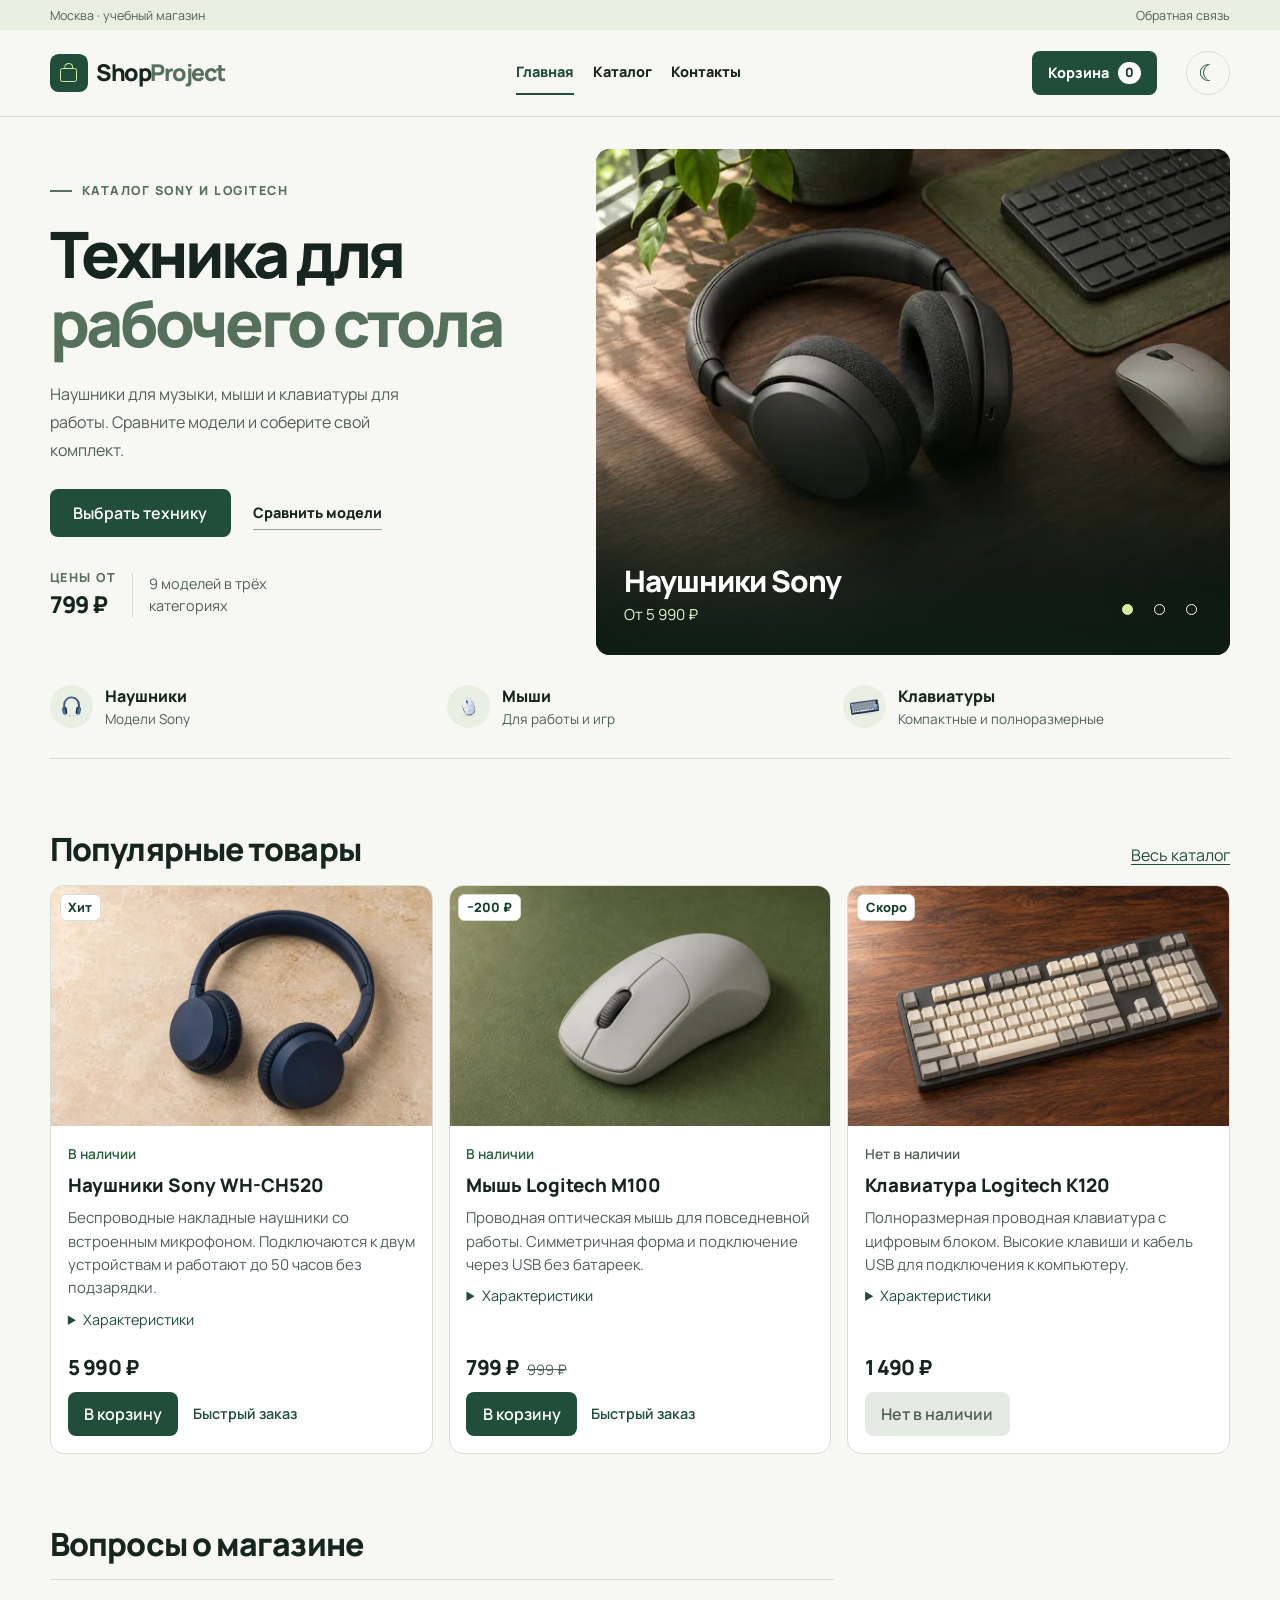
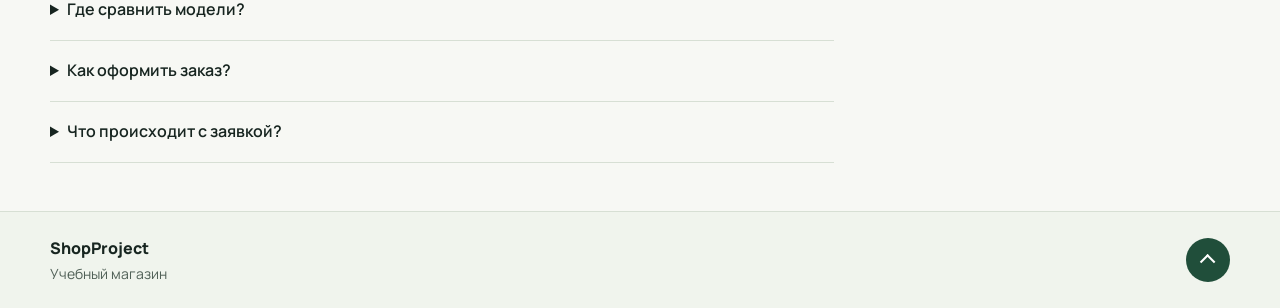
<file: index.html>
<!doctype html>
<html lang="ru">
<head>
  <meta charset="utf-8">
  <meta name="viewport" content="width=device-width, initial-scale=1">
  <meta name="description" content="Учебный магазин техники Sony и Logitech.">
  <title>Наушники, мыши и клавиатуры — ShopProject</title>
  <link rel="icon" href="images/headphones.svg" type="image/svg+xml">
  <link rel="stylesheet" href="css/style.css">
  <link rel="stylesheet" href="css/responsive.css">
  <script src="js/theme.js" defer></script>
  <script src="js/data.js" defer></script>
  <script src="js/products.js" defer></script>
  <script src="js/view.js" defer></script>
  <script src="js/cart.js" defer></script>
  <script src="js/validation.js" defer></script>
  <script src="js/modal.js" defer></script>
  <script src="js/main.js" defer></script>
</head>
<body id="top">
  <a class="skip-link" href="#main">К содержанию</a>
  <div class="topbar"><div class="wrap"><span>Москва · учебный магазин</span><a href="contacts.html#feedback">Обратная связь</a></div></div>
  <header class="site-header">
    <div class="wrap header-inner">
      <a class="brand" href="index.html" aria-label="ShopProject, главная"><span class="brand-icon" aria-hidden="true"><i></i></span><span class="brand-word">Shop<span>Project</span></span></a>
      <nav class="site-nav" id="site-nav" aria-label="Основная навигация">
        <a href="index.html" aria-current="page">Главная</a>
        <a href="catalog.html">Каталог</a>
        <a href="contacts.html">Контакты</a>
      </nav>
      <a class="mobile-catalog" href="catalog.html">Каталог товаров</a>
      <a class="cart-link" href="cart.html">Корзина <span class="cart-count" data-cart-count>0</span></a>
      <button class="theme-toggle" id="theme-toggle" type="button" aria-label="Тёмная тема" aria-pressed="false" title="Тёмная тема"><span aria-hidden="true">☾</span></button>
      <button class="menu-toggle" id="menu-toggle" type="button" aria-label="Меню" aria-controls="site-nav" aria-expanded="false" hidden><i aria-hidden="true"></i></button>
    </div>
  </header>
  <main class="wrap main" id="main" tabindex="-1">
    <noscript><p class="notice">Для работы каталога, корзины и формы включите JavaScript в браузере.</p></noscript>
    <section class="hero">
      <div class="hero-copy">
        <p class="eyebrow">Каталог Sony и Logitech</p>
        <h1>Техника для<br><span>рабочего стола</span></h1>
        <p class="hero-description">Наушники для музыки, мыши и клавиатуры для работы. Сравните модели и соберите свой комплект.</p>
        <div class="hero-actions"><a class="button button--primary" href="catalog.html">Выбрать технику</a><a class="underlink" href="catalog.html#comparison">Сравнить модели</a></div>
        <div class="hero-facts"><div><small>Цены от</small><strong id="starting-price"></strong></div><p id="assortment-size"></p></div>
      </div>
      <div class="spotlight" aria-label="Категории магазина">
        <a id="spotlight-link" href="catalog.html?category=audio">
          <picture><source id="spotlight-source" type="image/webp" srcset="images/desk-hero-640.webp 640w, images/desk-hero-1280.webp 1280w" sizes="(min-width: 75rem) 630px, (min-width: 48rem) 50vw, 100vw">
            <img id="spotlight-image" src="images/desk-hero-1280.webp" width="1280" height="960" alt="Графитовые наушники, клавиатура и мышь на деревянном столе" fetchpriority="high">
          </picture>
          <span class="spotlight-caption"><strong id="spotlight-name">Наушники Sony</strong><span id="spotlight-price"></span></span>
        </a>
        <div class="spotlight-pager" role="group" aria-label="Показать категорию">
          <button type="button" data-slide="0" aria-label="Наушники" aria-pressed="true"></button>
          <button type="button" data-slide="1" aria-label="Мыши" aria-pressed="false"></button>
          <button type="button" data-slide="2" aria-label="Клавиатуры" aria-pressed="false"></button>
        </div>
      </div>
    </section>
    <nav class="category-strip" aria-label="Категории товаров">
      <a href="catalog.html?category=audio"><img src="images/headphones.svg" width="44" height="44" alt=""><span><b>Наушники</b><small>Модели Sony</small></span></a>
      <a href="catalog.html?category=mice"><img src="images/mouse.svg" width="44" height="44" alt=""><span><b>Мыши</b><small>Для работы и игр</small></span></a>
      <a href="catalog.html?category=keyboards"><img src="images/keyboard.svg" width="44" height="44" alt=""><span><b>Клавиатуры</b><small>Компактные и полноразмерные</small></span></a>
    </nav>
    <section class="section" id="popular" aria-labelledby="popular-title">
      <div class="section-head"><h2 id="popular-title">Популярные товары</h2><a href="catalog.html">Весь каталог</a></div>
      <div class="product-grid" id="popular-grid"></div>
    </section>
    <section class="section reading" aria-labelledby="faq-title">
      <h2 id="faq-title">Вопросы о магазине</h2>
      <details class="faq"><summary>Где сравнить модели?</summary><p>В <a href="catalog.html#comparison">таблице каталога</a> указаны тип подключения, особенности, вес, питание и цена. Полный список характеристик есть на странице каждого товара.</p></details>
      <details class="faq"><summary>Как оформить заказ?</summary><p>Добавьте товары в корзину, проверьте количество и перейдите к оформлению. Для одного товара можно выбрать «Быстрый заказ» прямо в карточке.</p></details>
      <details class="faq"><summary>Что происходит с заявкой?</summary><p>Это учебный магазин. Браузер проверяет форму и показывает подтверждение. Оплата и доставка не выполняются.</p></details>
    </section>
  </main>
  <dialog class="order-dialog" id="order-dialog" aria-labelledby="quick-title">
    <div class="dialog-head"><h2 id="quick-title">Заявка</h2><button class="button button--small" data-close-dialog type="button">Закрыть</button></div>
    <p id="quick-product" class="selection" hidden></p>
    <form id="quick-form" class="request-form" data-request-form="quick" data-success="quick-success" novalidate>
    <div class="form-grid">
      <div class="field">
        <label for="quick-name">Имя</label>
        <input id="quick-name" name="name" type="text" autocomplete="given-name" minlength="2" maxlength="100" required data-validate aria-describedby="quick-name-error">
        <small class="field-error" id="quick-name-error"></small>
      </div>
      <div class="field">
        <label for="quick-email">Электронная почта</label>
        <input id="quick-email" name="email" type="email" autocomplete="email" maxlength="254" required data-validate aria-describedby="quick-email-error">
        <small class="field-error" id="quick-email-error"></small>
      </div>
      <div class="field">
        <label for="quick-phone">Телефон</label>
        <input id="quick-phone" name="phone" type="tel" autocomplete="tel" inputmode="tel" required data-validate aria-describedby="quick-phone-error quick-phone-hint">
        <small class="hint" id="quick-phone-hint">Например, +7 (900) 123-45-67</small>
        <small class="field-error" id="quick-phone-error"></small>
      </div>
      <div class="field">
        <label for="quick-date">Удобная дата связи (необязательно)</label>
        <input id="quick-date" name="date" type="date" >
      </div>
    </div>
    <div class="field">
      <label for="quick-topic">Тема заявки</label>
      <select name="topic" id="quick-topic" data-validate required aria-describedby="quick-topic-error">
        <option value="">Выберите тему</option><option value="product">Заказ товара</option>
        <option value="consultation">Консультация</option><option value="delivery">Доставка</option>
      </select>
      <small class="field-error" id="quick-topic-error"></small>
    </div>
    <div class="field">
      <label for="quick-comment">Комментарий (необязательно)</label>
      <textarea id="quick-comment" name="comment" rows="3" maxlength="1500"></textarea>
    </div>
    <div class="field">
      <label class="check" for="quick-agreement"><input type="checkbox" id="quick-agreement" name="agreement" data-validate required aria-describedby="quick-agreement-error"><span>Согласен на обработку данных учебной заявки</span></label>
      <small class="field-error" id="quick-agreement-error"></small>
    </div>
    <p class="form-status" data-form-status aria-live="polite"></p>
    <button class="button button--primary" type="submit">Отправить заявку</button>
    <p class="hint">Учебная форма. Контактные данные проверяются только в браузере.</p>
  </form>
    <section id="quick-success" class="success" hidden><h3 tabindex="-1">Заявка принята</h3><p></p></section>
  </dialog>
  <p class="visually-hidden" id="shop-status" role="status" aria-live="polite"></p>
  <footer class="site-footer">
    <div class="wrap footer-inner">
      <div><strong>ShopProject</strong><p>Учебный магазин</p></div>
      <a class="back-to-top" href="#top" title="Наверх"><span class="visually-hidden">Наверх</span></a>
    </div>
  </footer>
</body>
</html>
</file>
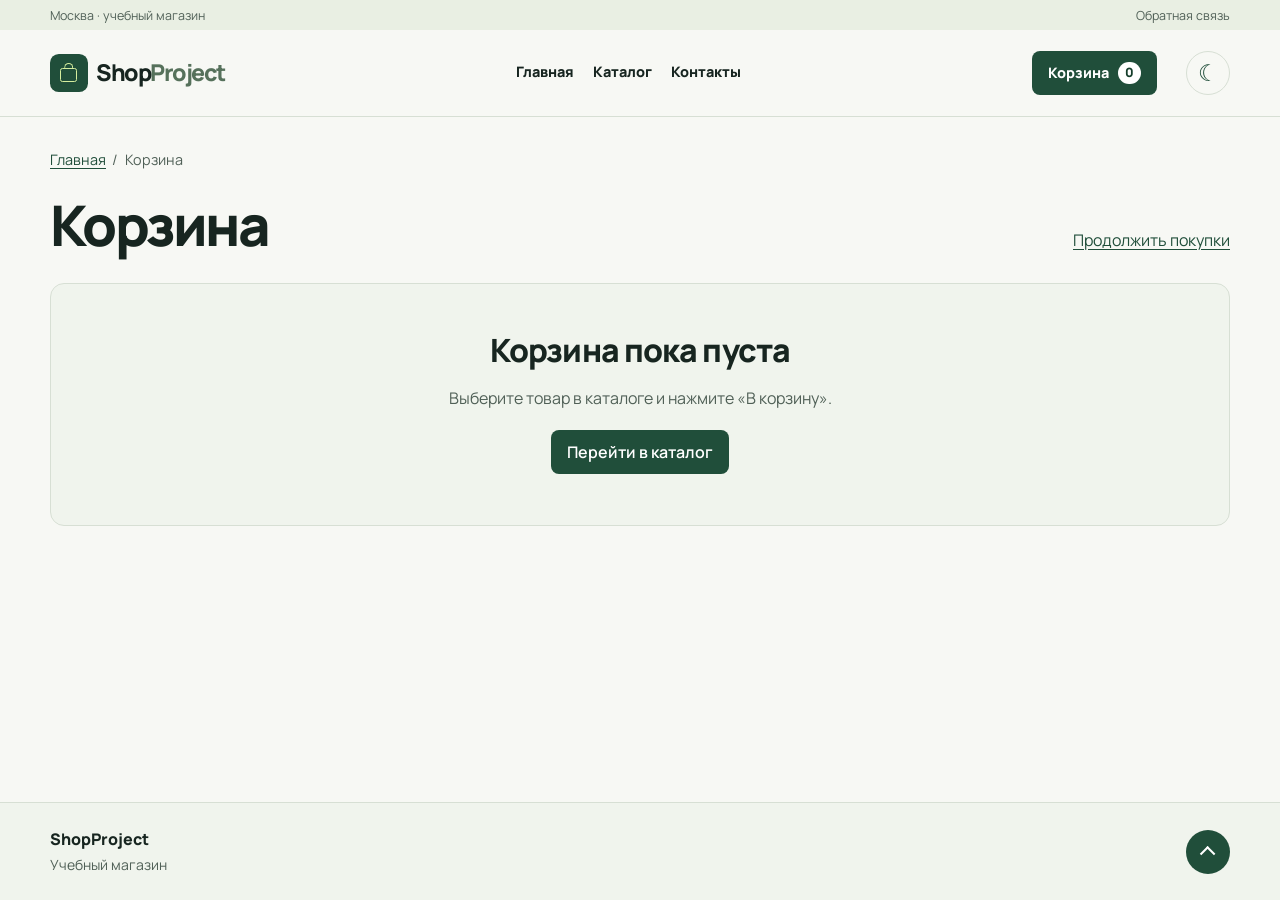
<file: cart.html>
<!doctype html>
<html lang="ru">
<head>
  <meta charset="utf-8">
  <meta name="viewport" content="width=device-width, initial-scale=1">
  <meta name="description" content="Товары, количество и итоговая сумма заказа.">
  <title>Корзина — ShopProject</title>
  <link rel="icon" href="images/headphones.svg" type="image/svg+xml">
  <link rel="stylesheet" href="css/style.css">
  <link rel="stylesheet" href="css/responsive.css">
  <script src="js/theme.js" defer></script>
  <script src="js/data.js" defer></script>
  <script src="js/products.js" defer></script>
  <script src="js/view.js" defer></script>
  <script src="js/cart.js" defer></script>
  <script src="js/validation.js" defer></script>
  <script src="js/modal.js" defer></script>
  <script src="js/main.js" defer></script>
</head>
<body id="top">
  <a class="skip-link" href="#main">К содержанию</a>
  <div class="topbar"><div class="wrap"><span>Москва · учебный магазин</span><a href="contacts.html#feedback">Обратная связь</a></div></div>
  <header class="site-header">
    <div class="wrap header-inner">
      <a class="brand" href="index.html" aria-label="ShopProject, главная"><span class="brand-icon" aria-hidden="true"><i></i></span><span class="brand-word">Shop<span>Project</span></span></a>
      <nav class="site-nav" id="site-nav" aria-label="Основная навигация">
        <a href="index.html">Главная</a>
        <a href="catalog.html">Каталог</a>
        <a href="contacts.html">Контакты</a>
      </nav>
      <a class="mobile-catalog" href="catalog.html">Каталог товаров</a>
      <a class="cart-link" href="cart.html" aria-current="page">Корзина <span class="cart-count" data-cart-count>0</span></a>
      <button class="theme-toggle" id="theme-toggle" type="button" aria-label="Тёмная тема" aria-pressed="false" title="Тёмная тема"><span aria-hidden="true">☾</span></button>
      <button class="menu-toggle" id="menu-toggle" type="button" aria-label="Меню" aria-controls="site-nav" aria-expanded="false" hidden><i aria-hidden="true"></i></button>
    </div>
  </header>
  <main class="wrap main" id="main" tabindex="-1">
    <noscript><p class="notice">Для работы каталога, корзины и формы включите JavaScript в браузере.</p></noscript>
    <nav class="breadcrumbs" aria-label="Хлебные крошки"><a href="index.html">Главная</a><span aria-current="page">Корзина</span></nav>
    <div class="page-title"><h1>Корзина</h1><a href="catalog.html">Продолжить покупки</a></div>
    <section class="empty-state" id="cart-empty" hidden><h2>Корзина пока пуста</h2><p>Выберите товар в каталоге и нажмите «В корзину».</p><a href="catalog.html" class="button button--primary">Перейти в каталог</a></section>
    <div class="checkout-layout" id="cart-filled" hidden>
      <section aria-labelledby="cart-items-title"><h2 id="cart-items-title">Товары в корзине</h2><ul class="cart-list" id="cart-list"></ul></section>
      <aside class="panel total-panel"><h2>Ваш заказ</h2><p class="receipt-row"><span>Количество, шт.</span><strong data-cart-count>0</strong></p>
        <p class="receipt-total"><span>Итого</span><strong data-cart-total>0 ₽</strong></p><a class="button button--primary" href="order.html">Перейти к оформлению</a></aside>
    </div>
  </main>
  <p class="visually-hidden" id="shop-status" role="status" aria-live="polite"></p>
  <footer class="site-footer">
    <div class="wrap footer-inner">
      <div><strong>ShopProject</strong><p>Учебный магазин</p></div>
      <a class="back-to-top" href="#top" title="Наверх"><span class="visually-hidden">Наверх</span></a>
    </div>
  </footer>
</body>
</html>
</file>
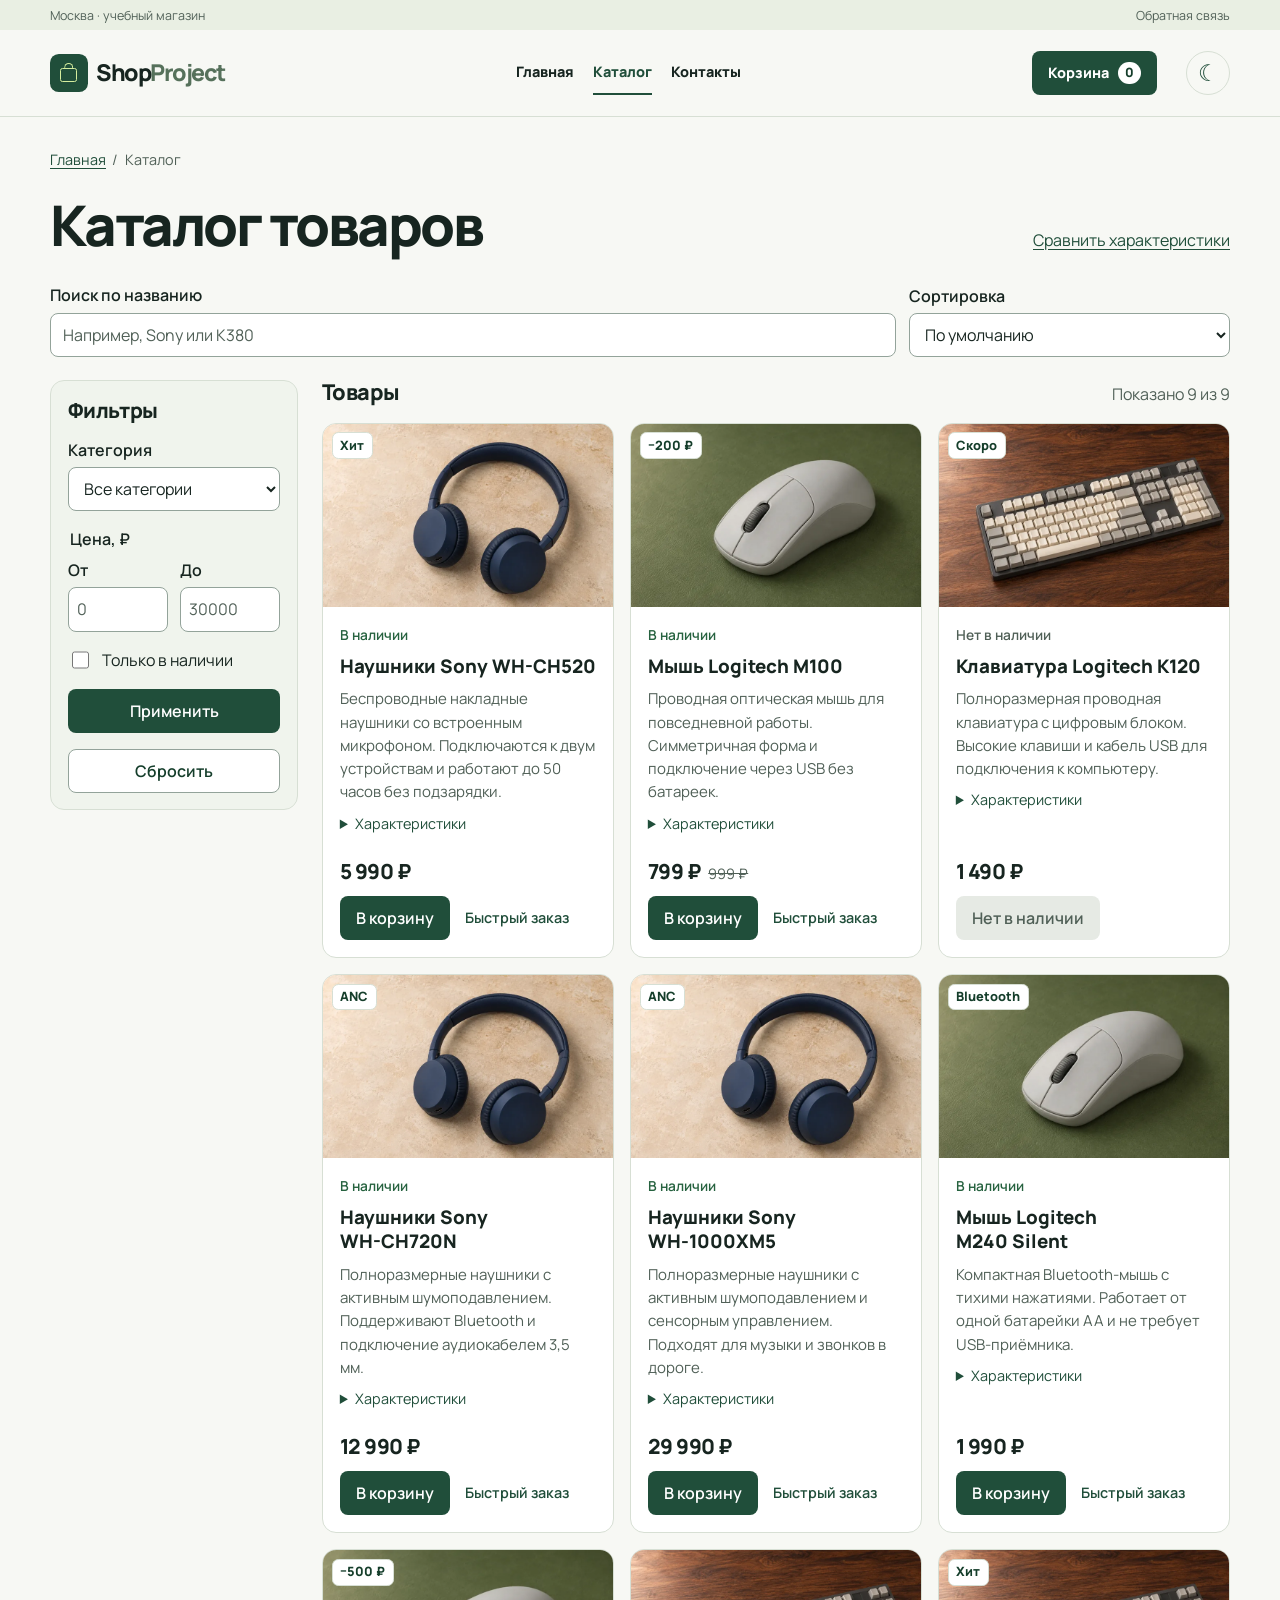
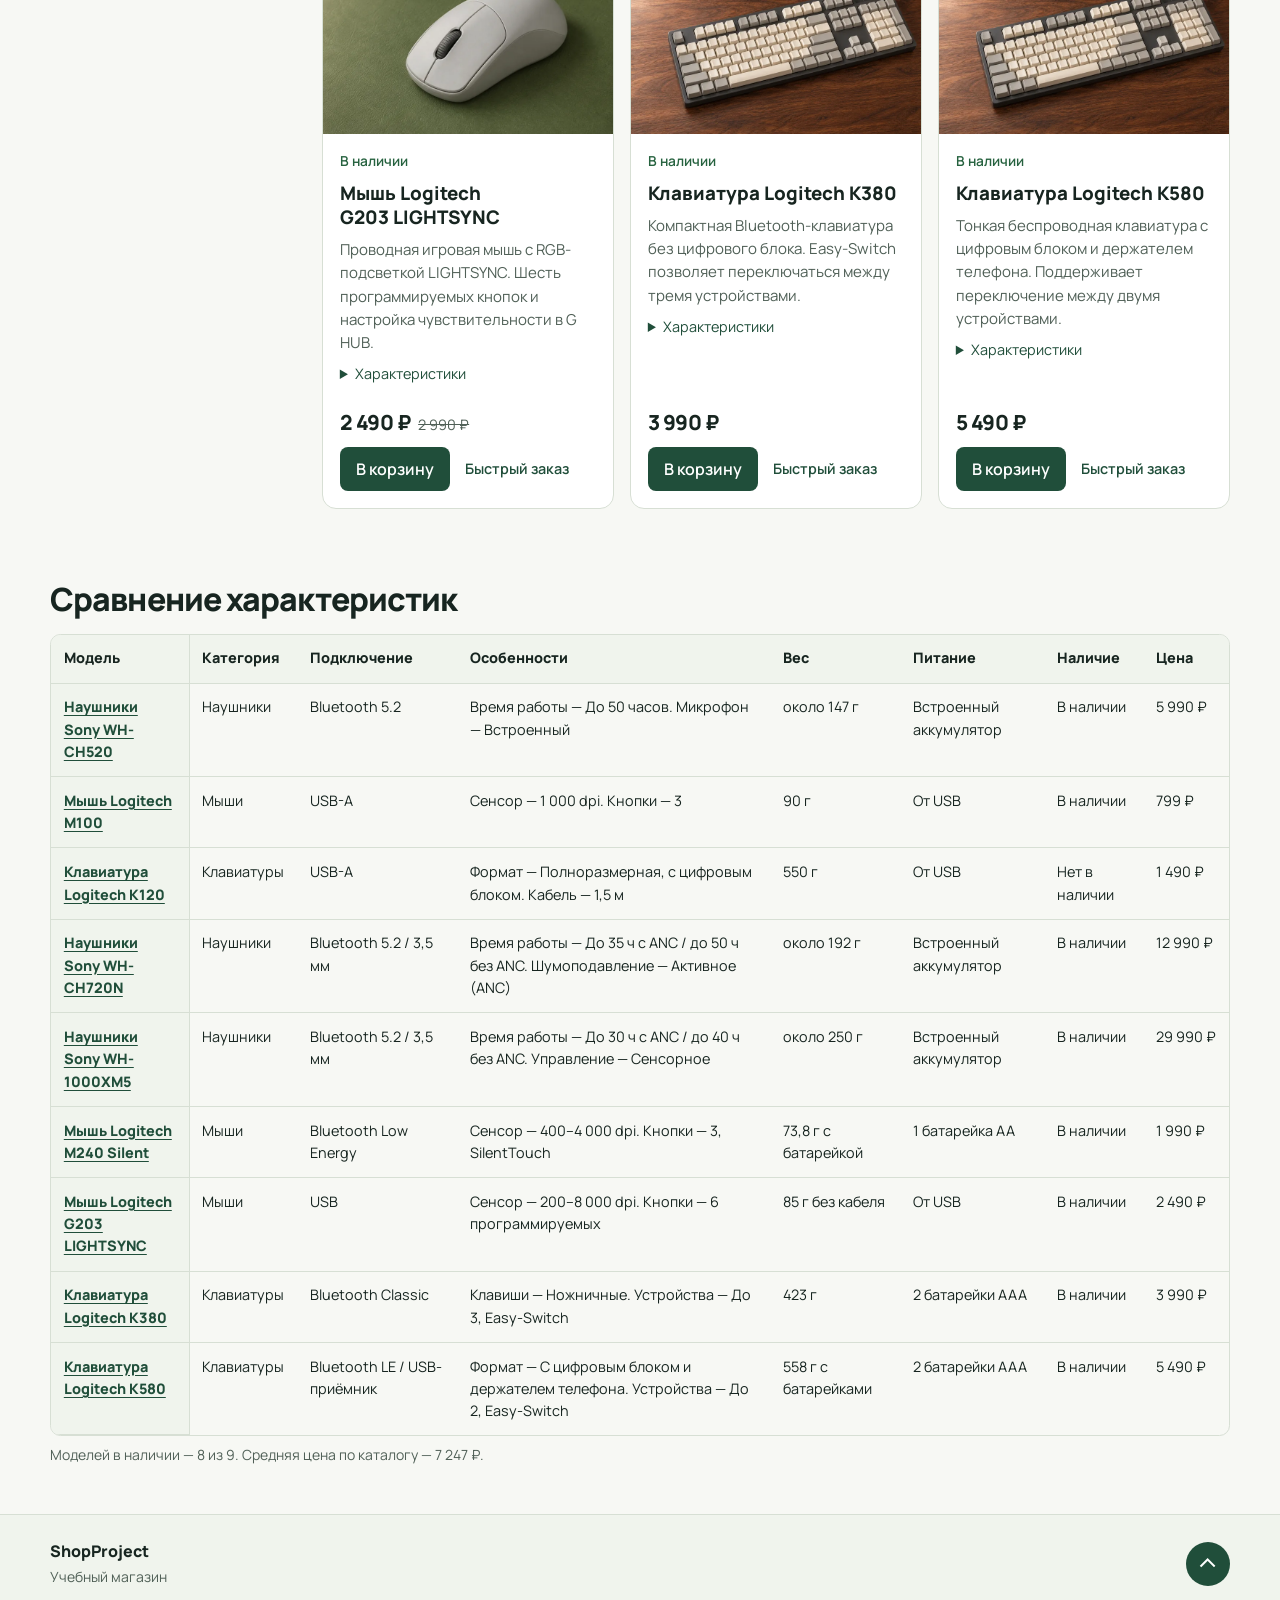
<file: catalog.html>
<!doctype html>
<html lang="ru">
<head>
  <meta charset="utf-8">
  <meta name="viewport" content="width=device-width, initial-scale=1">
  <meta name="description" content="Поиск и сравнение девяти моделей Sony и Logitech.">
  <title>Каталог товаров — ShopProject</title>
  <link rel="icon" href="images/headphones.svg" type="image/svg+xml">
  <link rel="stylesheet" href="css/style.css">
  <link rel="stylesheet" href="css/responsive.css">
  <script src="js/theme.js" defer></script>
  <script src="js/data.js" defer></script>
  <script src="js/products.js" defer></script>
  <script src="js/view.js" defer></script>
  <script src="js/catalog.js" defer></script>
  <script src="js/cart.js" defer></script>
  <script src="js/validation.js" defer></script>
  <script src="js/modal.js" defer></script>
  <script src="js/main.js" defer></script>
</head>
<body id="top">
  <a class="skip-link" href="#main">К содержанию</a>
  <div class="topbar"><div class="wrap"><span>Москва · учебный магазин</span><a href="contacts.html#feedback">Обратная связь</a></div></div>
  <header class="site-header">
    <div class="wrap header-inner">
      <a class="brand" href="index.html" aria-label="ShopProject, главная"><span class="brand-icon" aria-hidden="true"><i></i></span><span class="brand-word">Shop<span>Project</span></span></a>
      <nav class="site-nav" id="site-nav" aria-label="Основная навигация">
        <a href="index.html">Главная</a>
        <a href="catalog.html" aria-current="page">Каталог</a>
        <a href="contacts.html">Контакты</a>
      </nav>
      <a class="mobile-catalog" href="catalog.html">Каталог товаров</a>
      <a class="cart-link" href="cart.html">Корзина <span class="cart-count" data-cart-count>0</span></a>
      <button class="theme-toggle" id="theme-toggle" type="button" aria-label="Тёмная тема" aria-pressed="false" title="Тёмная тема"><span aria-hidden="true">☾</span></button>
      <button class="menu-toggle" id="menu-toggle" type="button" aria-label="Меню" aria-controls="site-nav" aria-expanded="false" hidden><i aria-hidden="true"></i></button>
    </div>
  </header>
  <main class="wrap main" id="main" tabindex="-1">
    <noscript><p class="notice">Для работы каталога, корзины и формы включите JavaScript в браузере.</p></noscript>
    <nav class="breadcrumbs" aria-label="Хлебные крошки"><a href="index.html">Главная</a><span aria-current="page">Каталог</span></nav>
    <div class="page-title"><h1>Каталог товаров</h1><a href="#comparison">Сравнить характеристики</a></div>
    <form id="catalog-controls" autocomplete="off" novalidate>
      <div class="catalog-toolbar">
        <div class="field"><label for="search">Поиск по названию</label><input id="search" name="q" type="search" placeholder="Например, Sony или K380"></div>
        <div class="field"><label for="sort">Сортировка</label><select id="sort" name="sort">
          <option value="default">По умолчанию</option><option value="asc">Сначала дешевле</option>
          <option value="desc">Сначала дороже</option><option value="name">По названию, А–Я</option>
        </select></div>
        <button class="button button--secondary" type="button" id="filter-toggle" aria-controls="filter-panel" aria-expanded="false">Фильтры</button>
      </div>
      <div class="catalog-layout">
        <aside id="filter-panel" class="panel filters" aria-labelledby="filters-title">
          <h2 id="filters-title">Фильтры</h2>
          <div class="field"><label for="filter-category">Категория</label><select id="filter-category" name="category">
            <option value="all">Все категории</option><option value="audio">Наушники</option><option value="mice">Мыши</option><option value="keyboards">Клавиатуры</option>
          </select></div>
          <fieldset><legend>Цена, ₽</legend><div class="price-range">
            <div class="field"><label for="price-from">От</label><input type="number" id="price-from" name="min" min="0" step="1" inputmode="numeric" placeholder="0" aria-describedby="range-error"></div>
            <div class="field"><label for="price-to">До</label><input type="number" id="price-to" name="max" min="0" step="1" inputmode="numeric" placeholder="30000" aria-describedby="range-error"></div>
          </div><small class="field-error" id="range-error" aria-live="polite"></small></fieldset>
          <label class="check" for="in-stock"><input type="checkbox" name="available" id="in-stock"> Только в наличии</label>
          <button type="submit" class="button button--primary">Применить</button>
          <button type="reset" class="button button--secondary">Сбросить</button>
        </aside>
        <section class="catalog-results" aria-labelledby="catalog-label">
          <div class="section-head"><h2 id="catalog-label">Товары</h2><span id="catalog-result-count" class="muted" role="status" aria-live="polite"></span></div>
          <div class="product-grid" id="catalog-grid"></div>
          <div id="catalog-empty" class="empty-state" hidden><h3>Ничего не найдено</h3><p>Измените запрос или сбросьте фильтры.</p><button type="button" class="button button--secondary" id="clear-empty">Сбросить все фильтры</button></div>
        </section>
      </div>
    </form>
    <section id="comparison" class="section" aria-labelledby="comparison-title">
      <div class="section-head"><h2 id="comparison-title">Сравнение характеристик</h2></div>
      <div class="table-scroll" role="region" aria-labelledby="comparison-title" tabindex="0">
        <table class="comparison-table"><caption class="visually-hidden">Сравнение девяти моделей</caption>
          <thead><tr><th scope="col">Модель</th><th scope="col">Категория</th><th scope="col">Подключение</th><th scope="col">Особенности</th><th scope="col">Вес</th><th scope="col">Питание</th><th scope="col">Наличие</th><th scope="col">Цена</th></tr></thead>
          <tbody id="comparison-rows"></tbody>
        </table>
      </div>
      <p id="catalog-statistics" class="hint"></p>
    </section>
  </main>
  <dialog class="order-dialog" id="order-dialog" aria-labelledby="quick-title">
    <div class="dialog-head"><h2 id="quick-title">Заявка</h2><button class="button button--small" data-close-dialog type="button">Закрыть</button></div>
    <p id="quick-product" class="selection" hidden></p>
    <form id="quick-form" class="request-form" data-request-form="quick" data-success="quick-success" novalidate>
    <div class="form-grid">
      <div class="field">
        <label for="quick-name">Имя</label>
        <input id="quick-name" name="name" type="text" autocomplete="given-name" minlength="2" maxlength="100" required data-validate aria-describedby="quick-name-error">
        <small class="field-error" id="quick-name-error"></small>
      </div>
      <div class="field">
        <label for="quick-email">Электронная почта</label>
        <input id="quick-email" name="email" type="email" autocomplete="email" maxlength="254" required data-validate aria-describedby="quick-email-error">
        <small class="field-error" id="quick-email-error"></small>
      </div>
      <div class="field">
        <label for="quick-phone">Телефон</label>
        <input id="quick-phone" name="phone" type="tel" autocomplete="tel" inputmode="tel" required data-validate aria-describedby="quick-phone-error quick-phone-hint">
        <small class="hint" id="quick-phone-hint">Например, +7 (900) 123-45-67</small>
        <small class="field-error" id="quick-phone-error"></small>
      </div>
      <div class="field">
        <label for="quick-date">Удобная дата связи (необязательно)</label>
        <input id="quick-date" name="date" type="date" >
      </div>
    </div>
    <div class="field">
      <label for="quick-topic">Тема заявки</label>
      <select name="topic" id="quick-topic" data-validate required aria-describedby="quick-topic-error">
        <option value="">Выберите тему</option><option value="product">Заказ товара</option>
        <option value="consultation">Консультация</option><option value="delivery">Доставка</option>
      </select>
      <small class="field-error" id="quick-topic-error"></small>
    </div>
    <div class="field">
      <label for="quick-comment">Комментарий (необязательно)</label>
      <textarea id="quick-comment" name="comment" rows="3" maxlength="1500"></textarea>
    </div>
    <div class="field">
      <label class="check" for="quick-agreement"><input type="checkbox" id="quick-agreement" name="agreement" data-validate required aria-describedby="quick-agreement-error"><span>Согласен на обработку данных учебной заявки</span></label>
      <small class="field-error" id="quick-agreement-error"></small>
    </div>
    <p class="form-status" data-form-status aria-live="polite"></p>
    <button class="button button--primary" type="submit">Отправить заявку</button>
    <p class="hint">Учебная форма. Контактные данные проверяются только в браузере.</p>
  </form>
    <section id="quick-success" class="success" hidden><h3 tabindex="-1">Заявка принята</h3><p></p></section>
  </dialog>
  <p class="visually-hidden" id="shop-status" role="status" aria-live="polite"></p>
  <footer class="site-footer">
    <div class="wrap footer-inner">
      <div><strong>ShopProject</strong><p>Учебный магазин</p></div>
      <a class="back-to-top" href="#top" title="Наверх"><span class="visually-hidden">Наверх</span></a>
    </div>
  </footer>
</body>
</html>
</file>
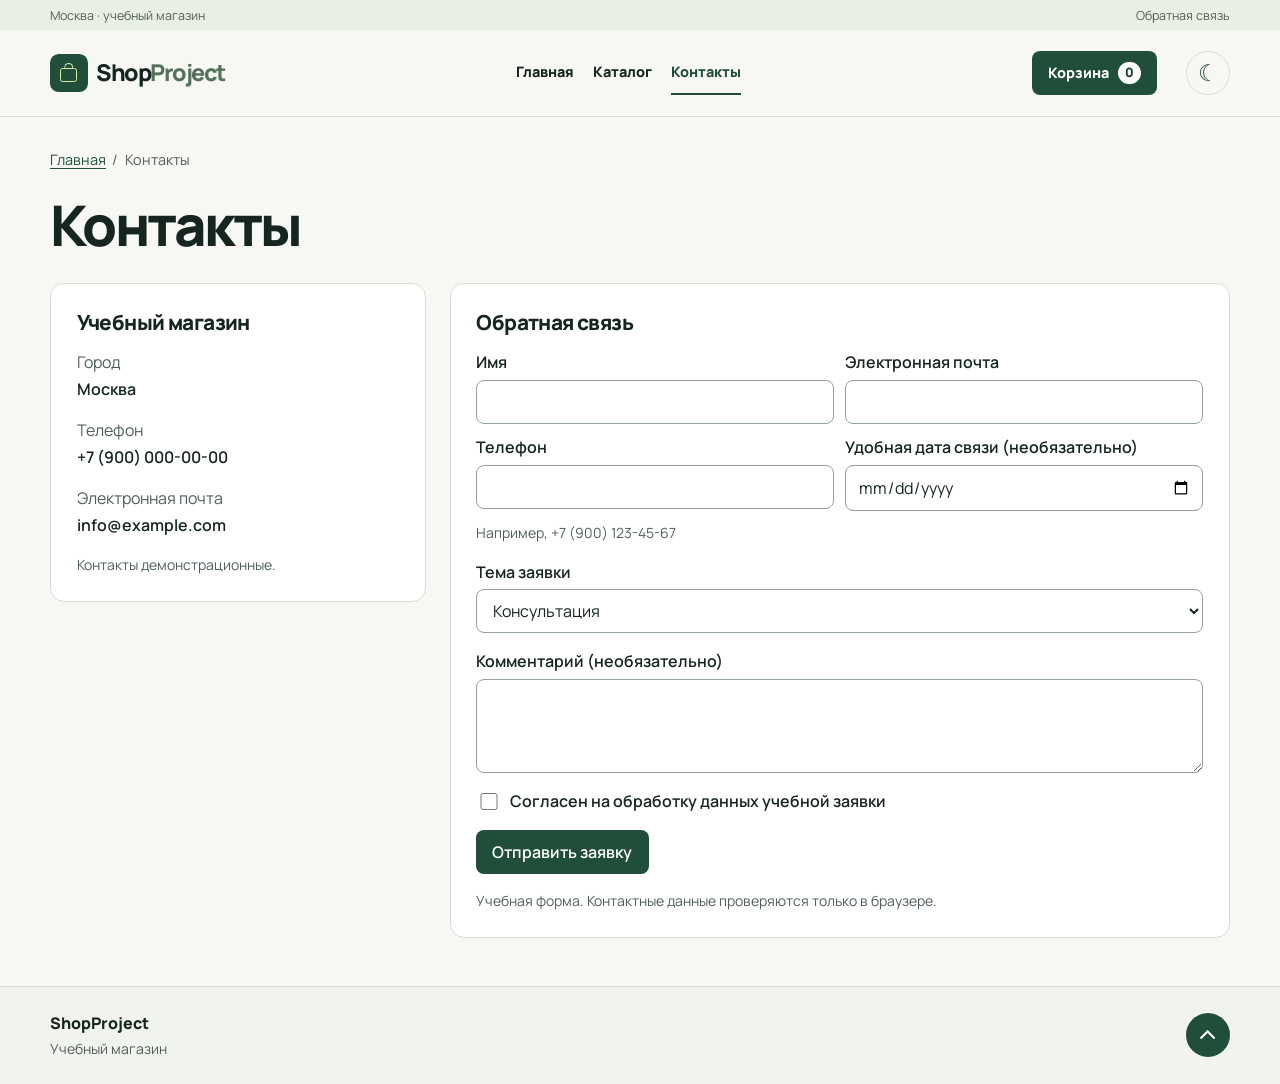
<file: contacts.html>
<!doctype html>
<html lang="ru">
<head>
  <meta charset="utf-8">
  <meta name="viewport" content="width=device-width, initial-scale=1">
  <meta name="description" content="Контакты магазина и форма обратной связи.">
  <title>Контакты — ShopProject</title>
  <link rel="icon" href="images/headphones.svg" type="image/svg+xml">
  <link rel="stylesheet" href="css/style.css">
  <link rel="stylesheet" href="css/responsive.css">
  <script src="js/theme.js" defer></script>
  <script src="js/data.js" defer></script>
  <script src="js/products.js" defer></script>
  <script src="js/view.js" defer></script>
  <script src="js/cart.js" defer></script>
  <script src="js/validation.js" defer></script>
  <script src="js/modal.js" defer></script>
  <script src="js/main.js" defer></script>
</head>
<body id="top">
  <a class="skip-link" href="#main">К содержанию</a>
  <div class="topbar"><div class="wrap"><span>Москва · учебный магазин</span><a href="contacts.html#feedback">Обратная связь</a></div></div>
  <header class="site-header">
    <div class="wrap header-inner">
      <a class="brand" href="index.html" aria-label="ShopProject, главная"><span class="brand-icon" aria-hidden="true"><i></i></span><span class="brand-word">Shop<span>Project</span></span></a>
      <nav class="site-nav" id="site-nav" aria-label="Основная навигация">
        <a href="index.html">Главная</a>
        <a href="catalog.html">Каталог</a>
        <a href="contacts.html" aria-current="page">Контакты</a>
      </nav>
      <a class="mobile-catalog" href="catalog.html">Каталог товаров</a>
      <a class="cart-link" href="cart.html">Корзина <span class="cart-count" data-cart-count>0</span></a>
      <button class="theme-toggle" id="theme-toggle" type="button" aria-label="Тёмная тема" aria-pressed="false" title="Тёмная тема"><span aria-hidden="true">☾</span></button>
      <button class="menu-toggle" id="menu-toggle" type="button" aria-label="Меню" aria-controls="site-nav" aria-expanded="false" hidden><i aria-hidden="true"></i></button>
    </div>
  </header>
  <main class="wrap main" id="main" tabindex="-1">
    <noscript><p class="notice">Для работы каталога, корзины и формы включите JavaScript в браузере.</p></noscript>
    <nav class="breadcrumbs" aria-label="Хлебные крошки"><a href="index.html">Главная</a><span aria-current="page">Контакты</span></nav>
    <div class="page-title"><h1>Контакты</h1></div>
    <div class="contact-layout">
      <section class="panel contact-info"><h2>Учебный магазин</h2><dl>
        <dt>Город</dt><dd>Москва</dd><dt>Телефон</dt><dd>+7 (900) 000-00-00</dd><dt>Электронная почта</dt><dd>info@example.com</dd>
      </dl><p class="hint">Контакты демонстрационные.</p></section>
      <section class="panel form-panel" id="feedback"><h2>Обратная связь</h2><form id="contact-form" class="request-form" data-request-form="contact" data-success="contact-success" novalidate>
    <div class="form-grid">
      <div class="field">
        <label for="contact-name">Имя</label>
        <input id="contact-name" name="name" type="text" autocomplete="given-name" minlength="2" maxlength="100" required data-validate aria-describedby="contact-name-error">
        <small class="field-error" id="contact-name-error"></small>
      </div>
      <div class="field">
        <label for="contact-email">Электронная почта</label>
        <input id="contact-email" name="email" type="email" autocomplete="email" maxlength="254" required data-validate aria-describedby="contact-email-error">
        <small class="field-error" id="contact-email-error"></small>
      </div>
      <div class="field">
        <label for="contact-phone">Телефон</label>
        <input id="contact-phone" name="phone" type="tel" autocomplete="tel" inputmode="tel" required data-validate aria-describedby="contact-phone-error contact-phone-hint">
        <small class="hint" id="contact-phone-hint">Например, +7 (900) 123-45-67</small>
        <small class="field-error" id="contact-phone-error"></small>
      </div>
      <div class="field">
        <label for="contact-date">Удобная дата связи (необязательно)</label>
        <input id="contact-date" name="date" type="date" >
      </div>
    </div>
    <div class="field">
      <label for="contact-topic">Тема заявки</label>
      <select name="topic" id="contact-topic" data-validate required aria-describedby="contact-topic-error">
        <option value="">Выберите тему</option><option value="product">Заказ товара</option>
        <option value="consultation" selected>Консультация</option><option value="delivery">Доставка</option>
      </select>
      <small class="field-error" id="contact-topic-error"></small>
    </div>
    <div class="field">
      <label for="contact-comment">Комментарий (необязательно)</label>
      <textarea id="contact-comment" name="comment" rows="3" maxlength="1500"></textarea>
    </div>
    <div class="field">
      <label class="check" for="contact-agreement"><input type="checkbox" id="contact-agreement" name="agreement" data-validate required aria-describedby="contact-agreement-error"><span>Согласен на обработку данных учебной заявки</span></label>
      <small class="field-error" id="contact-agreement-error"></small>
    </div>
    <p class="form-status" data-form-status aria-live="polite"></p>
    <button class="button button--primary" type="submit">Отправить заявку</button>
    <p class="hint">Учебная форма. Контактные данные проверяются только в браузере.</p>
  </form>
        <div id="contact-success" class="success" hidden><h3 tabindex="-1">Заявка принята</h3><p></p><a href="catalog.html">Перейти в каталог</a></div>
      </section>
    </div>
  </main>
  <p class="visually-hidden" id="shop-status" role="status" aria-live="polite"></p>
  <footer class="site-footer">
    <div class="wrap footer-inner">
      <div><strong>ShopProject</strong><p>Учебный магазин</p></div>
      <a class="back-to-top" href="#top" title="Наверх"><span class="visually-hidden">Наверх</span></a>
    </div>
  </footer>
</body>
</html>
</file>
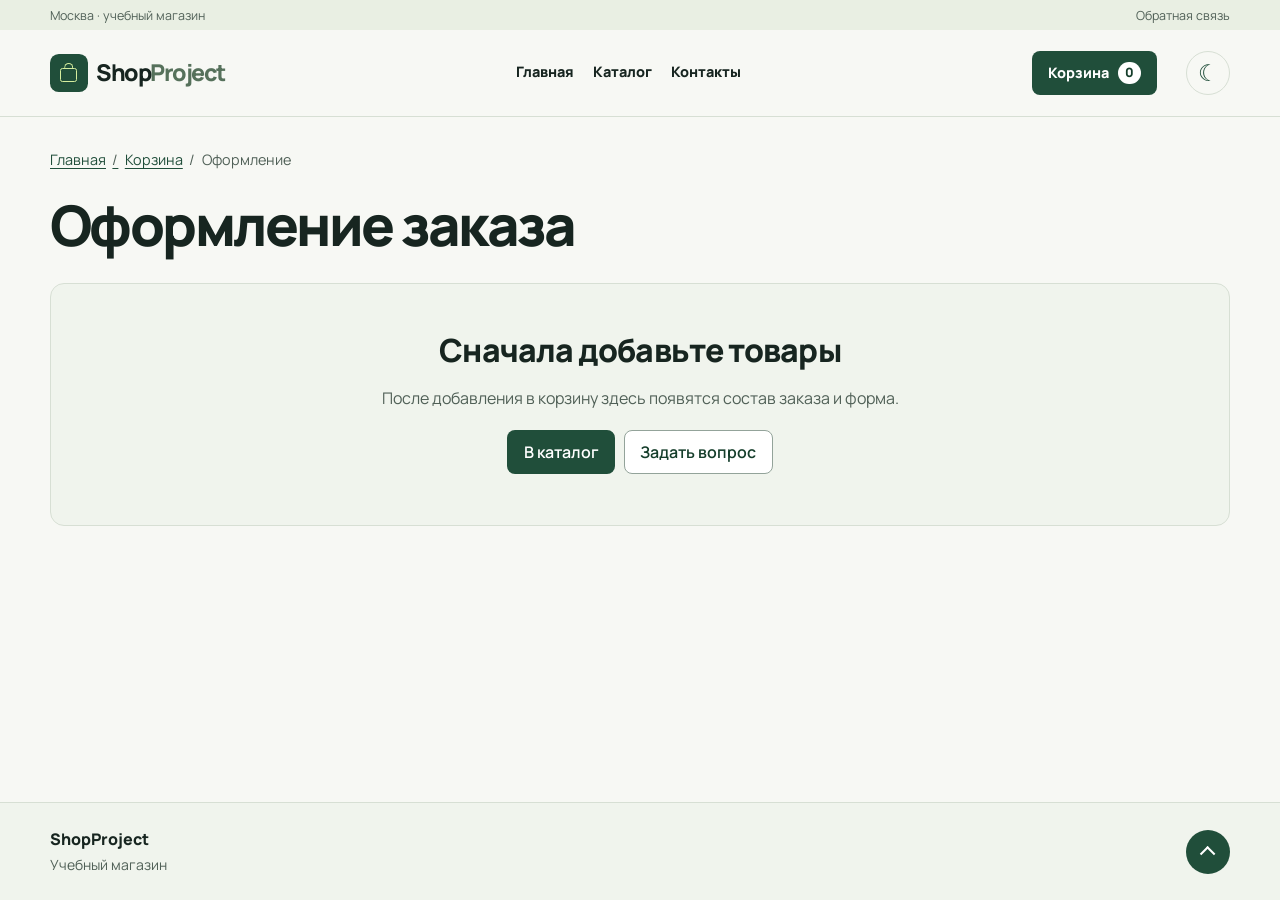
<file: order.html>
<!doctype html>
<html lang="ru">
<head>
  <meta charset="utf-8">
  <meta name="viewport" content="width=device-width, initial-scale=1">
  <meta name="description" content="Учебная форма заявки и состав заказа.">
  <title>Оформление заказа — ShopProject</title>
  <link rel="icon" href="images/headphones.svg" type="image/svg+xml">
  <link rel="stylesheet" href="css/style.css">
  <link rel="stylesheet" href="css/responsive.css">
  <script src="js/theme.js" defer></script>
  <script src="js/data.js" defer></script>
  <script src="js/products.js" defer></script>
  <script src="js/view.js" defer></script>
  <script src="js/cart.js" defer></script>
  <script src="js/validation.js" defer></script>
  <script src="js/modal.js" defer></script>
  <script src="js/main.js" defer></script>
</head>
<body id="top">
  <a class="skip-link" href="#main">К содержанию</a>
  <div class="topbar"><div class="wrap"><span>Москва · учебный магазин</span><a href="contacts.html#feedback">Обратная связь</a></div></div>
  <header class="site-header">
    <div class="wrap header-inner">
      <a class="brand" href="index.html" aria-label="ShopProject, главная"><span class="brand-icon" aria-hidden="true"><i></i></span><span class="brand-word">Shop<span>Project</span></span></a>
      <nav class="site-nav" id="site-nav" aria-label="Основная навигация">
        <a href="index.html">Главная</a>
        <a href="catalog.html">Каталог</a>
        <a href="contacts.html">Контакты</a>
      </nav>
      <a class="mobile-catalog" href="catalog.html">Каталог товаров</a>
      <a class="cart-link" href="cart.html">Корзина <span class="cart-count" data-cart-count>0</span></a>
      <button class="theme-toggle" id="theme-toggle" type="button" aria-label="Тёмная тема" aria-pressed="false" title="Тёмная тема"><span aria-hidden="true">☾</span></button>
      <button class="menu-toggle" id="menu-toggle" type="button" aria-label="Меню" aria-controls="site-nav" aria-expanded="false" hidden><i aria-hidden="true"></i></button>
    </div>
  </header>
  <main class="wrap main" id="main" tabindex="-1">
    <noscript><p class="notice">Для работы каталога, корзины и формы включите JavaScript в браузере.</p></noscript>
    <nav class="breadcrumbs" aria-label="Хлебные крошки"><a href="index.html">Главная</a><a href="cart.html">Корзина</a><span aria-current="page">Оформление</span></nav>
    <div class="page-title"><h1>Оформление заказа</h1></div>
    <section class="empty-state" id="order-empty" hidden><h2>Сначала добавьте товары</h2><p>После добавления в корзину здесь появятся состав заказа и форма.</p><a class="button button--primary" href="catalog.html">В каталог</a> <button type="button" class="button button--secondary" data-open-request>Задать вопрос</button></section>
    <div class="checkout-layout" id="order-filled" hidden>
      <section class="panel form-panel"><h2>Контактные данные</h2><form id="order-form" class="request-form" data-request-form="checkout" data-success="order-success" novalidate>
    <div class="form-grid">
      <div class="field">
        <label for="order-name">Имя</label>
        <input id="order-name" name="name" type="text" autocomplete="given-name" minlength="2" maxlength="100" required data-validate aria-describedby="order-name-error">
        <small class="field-error" id="order-name-error"></small>
      </div>
      <div class="field">
        <label for="order-email">Электронная почта</label>
        <input id="order-email" name="email" type="email" autocomplete="email" maxlength="254" required data-validate aria-describedby="order-email-error">
        <small class="field-error" id="order-email-error"></small>
      </div>
      <div class="field">
        <label for="order-phone">Телефон</label>
        <input id="order-phone" name="phone" type="tel" autocomplete="tel" inputmode="tel" required data-validate aria-describedby="order-phone-error order-phone-hint">
        <small class="hint" id="order-phone-hint">Например, +7 (900) 123-45-67</small>
        <small class="field-error" id="order-phone-error"></small>
      </div>
      <div class="field">
        <label for="order-date">Удобная дата связи (необязательно)</label>
        <input id="order-date" name="date" type="date" >
      </div>
    </div>
    <div class="field">
      <label for="order-comment">Комментарий (необязательно)</label>
      <textarea id="order-comment" name="comment" rows="3" maxlength="1500"></textarea>
    </div>
    <div class="field">
      <label class="check" for="order-agreement"><input type="checkbox" id="order-agreement" name="agreement" data-validate required aria-describedby="order-agreement-error"><span>Согласен на обработку данных учебной заявки</span></label>
      <small class="field-error" id="order-agreement-error"></small>
    </div>
    <p class="form-status" data-form-status aria-live="polite"></p>
    <button class="button button--primary" type="submit">Оформить заказ</button>
    <p class="hint">Учебная форма. Контактные данные проверяются только в браузере.</p>
  </form></section>
      <aside class="panel total-panel"><h2>Ваш заказ</h2><ul class="receipt" id="order-items"></ul>
        <p class="receipt-total"><span>Итого</span><strong data-cart-total>0 ₽</strong></p><a href="cart.html">Изменить корзину</a></aside>
    </div>
    <section class="success" id="order-success" hidden><h2 tabindex="-1">Заказ оформлен</h2><p></p><a class="button button--primary" href="catalog.html">Вернуться в каталог</a></section>
  </main>
  <dialog class="order-dialog" id="order-dialog" aria-labelledby="quick-title">
    <div class="dialog-head"><h2 id="quick-title">Заявка</h2><button class="button button--small" data-close-dialog type="button">Закрыть</button></div>
    <p id="quick-product" class="selection" hidden></p>
    <form id="quick-form" class="request-form" data-request-form="quick" data-success="quick-success" novalidate>
    <div class="form-grid">
      <div class="field">
        <label for="quick-name">Имя</label>
        <input id="quick-name" name="name" type="text" autocomplete="given-name" minlength="2" maxlength="100" required data-validate aria-describedby="quick-name-error">
        <small class="field-error" id="quick-name-error"></small>
      </div>
      <div class="field">
        <label for="quick-email">Электронная почта</label>
        <input id="quick-email" name="email" type="email" autocomplete="email" maxlength="254" required data-validate aria-describedby="quick-email-error">
        <small class="field-error" id="quick-email-error"></small>
      </div>
      <div class="field">
        <label for="quick-phone">Телефон</label>
        <input id="quick-phone" name="phone" type="tel" autocomplete="tel" inputmode="tel" required data-validate aria-describedby="quick-phone-error quick-phone-hint">
        <small class="hint" id="quick-phone-hint">Например, +7 (900) 123-45-67</small>
        <small class="field-error" id="quick-phone-error"></small>
      </div>
      <div class="field">
        <label for="quick-date">Удобная дата связи (необязательно)</label>
        <input id="quick-date" name="date" type="date" >
      </div>
    </div>
    <div class="field">
      <label for="quick-topic">Тема заявки</label>
      <select name="topic" id="quick-topic" data-validate required aria-describedby="quick-topic-error">
        <option value="">Выберите тему</option><option value="product">Заказ товара</option>
        <option value="consultation">Консультация</option><option value="delivery">Доставка</option>
      </select>
      <small class="field-error" id="quick-topic-error"></small>
    </div>
    <div class="field">
      <label for="quick-comment">Комментарий (необязательно)</label>
      <textarea id="quick-comment" name="comment" rows="3" maxlength="1500"></textarea>
    </div>
    <div class="field">
      <label class="check" for="quick-agreement"><input type="checkbox" id="quick-agreement" name="agreement" data-validate required aria-describedby="quick-agreement-error"><span>Согласен на обработку данных учебной заявки</span></label>
      <small class="field-error" id="quick-agreement-error"></small>
    </div>
    <p class="form-status" data-form-status aria-live="polite"></p>
    <button class="button button--primary" type="submit">Отправить заявку</button>
    <p class="hint">Учебная форма. Контактные данные проверяются только в браузере.</p>
  </form>
    <section id="quick-success" class="success" hidden><h3 tabindex="-1">Заявка принята</h3><p></p></section>
  </dialog>
  <p class="visually-hidden" id="shop-status" role="status" aria-live="polite"></p>
  <footer class="site-footer">
    <div class="wrap footer-inner">
      <div><strong>ShopProject</strong><p>Учебный магазин</p></div>
      <a class="back-to-top" href="#top" title="Наверх"><span class="visually-hidden">Наверх</span></a>
    </div>
  </footer>
</body>
</html>
</file>
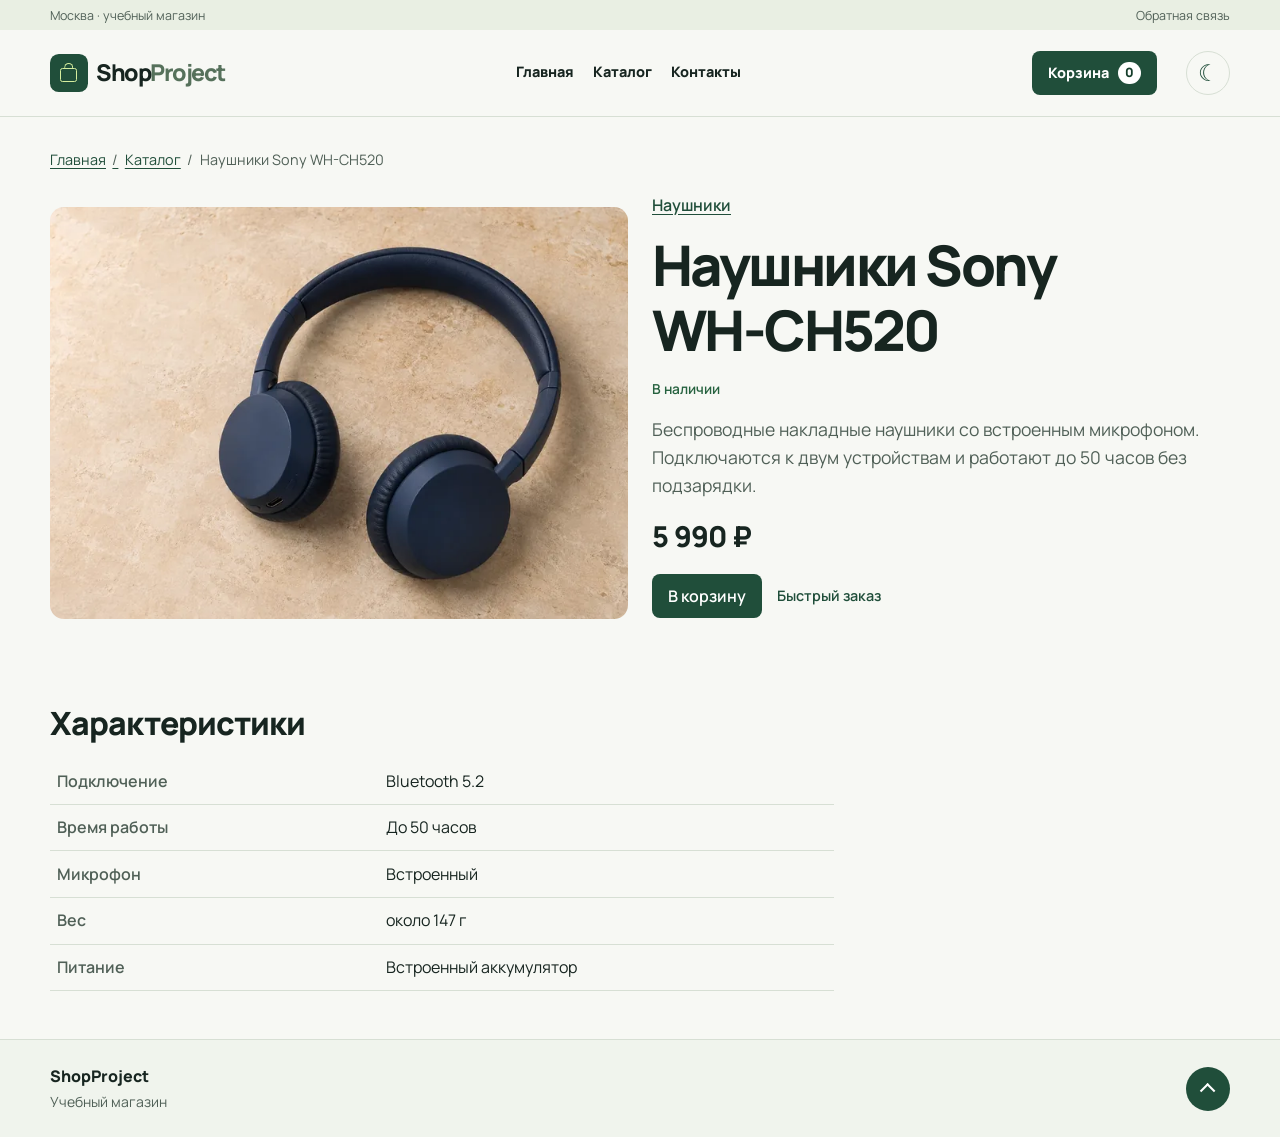
<file: product.html>
<!doctype html>
<html lang="ru">
<head>
  <meta charset="utf-8">
  <meta name="viewport" content="width=device-width, initial-scale=1">
  <meta name="description" content="Описание, цена, наличие и характеристики модели.">
  <title>Товар — ShopProject</title>
  <link rel="icon" href="images/headphones.svg" type="image/svg+xml">
  <link rel="stylesheet" href="css/style.css">
  <link rel="stylesheet" href="css/responsive.css">
  <script src="js/theme.js" defer></script>
  <script src="js/data.js" defer></script>
  <script src="js/products.js" defer></script>
  <script src="js/view.js" defer></script>
  <script src="js/cart.js" defer></script>
  <script src="js/validation.js" defer></script>
  <script src="js/modal.js" defer></script>
  <script src="js/main.js" defer></script>
</head>
<body id="top">
  <a class="skip-link" href="#main">К содержанию</a>
  <div class="topbar"><div class="wrap"><span>Москва · учебный магазин</span><a href="contacts.html#feedback">Обратная связь</a></div></div>
  <header class="site-header">
    <div class="wrap header-inner">
      <a class="brand" href="index.html" aria-label="ShopProject, главная"><span class="brand-icon" aria-hidden="true"><i></i></span><span class="brand-word">Shop<span>Project</span></span></a>
      <nav class="site-nav" id="site-nav" aria-label="Основная навигация">
        <a href="index.html">Главная</a>
        <a href="catalog.html">Каталог</a>
        <a href="contacts.html">Контакты</a>
      </nav>
      <a class="mobile-catalog" href="catalog.html">Каталог товаров</a>
      <a class="cart-link" href="cart.html">Корзина <span class="cart-count" data-cart-count>0</span></a>
      <button class="theme-toggle" id="theme-toggle" type="button" aria-label="Тёмная тема" aria-pressed="false" title="Тёмная тема"><span aria-hidden="true">☾</span></button>
      <button class="menu-toggle" id="menu-toggle" type="button" aria-label="Меню" aria-controls="site-nav" aria-expanded="false" hidden><i aria-hidden="true"></i></button>
    </div>
  </header>
  <main class="wrap main" id="main" tabindex="-1">
    <noscript><p class="notice">Для работы каталога, корзины и формы включите JavaScript в браузере.</p></noscript>
    <nav class="breadcrumbs" aria-label="Хлебные крошки"><a href="index.html">Главная</a><a href="catalog.html">Каталог</a><span aria-current="page" id="current-product">Товар</span></nav>
    <div class="product-detail" id="product-detail"></div>
    <div class="empty-state" id="unknown-product" hidden><h1>Товар не найден</h1><p>Проверьте ссылку или выберите модель в каталоге.</p><a href="catalog.html" class="button button--primary">В каталог</a></div>
    <section class="section reading" id="product-specifications" hidden><h2>Характеристики</h2></section>
  </main>
  <dialog class="order-dialog" id="order-dialog" aria-labelledby="quick-title">
    <div class="dialog-head"><h2 id="quick-title">Заявка</h2><button class="button button--small" data-close-dialog type="button">Закрыть</button></div>
    <p id="quick-product" class="selection" hidden></p>
    <form id="quick-form" class="request-form" data-request-form="quick" data-success="quick-success" novalidate>
    <div class="form-grid">
      <div class="field">
        <label for="quick-name">Имя</label>
        <input id="quick-name" name="name" type="text" autocomplete="given-name" minlength="2" maxlength="100" required data-validate aria-describedby="quick-name-error">
        <small class="field-error" id="quick-name-error"></small>
      </div>
      <div class="field">
        <label for="quick-email">Электронная почта</label>
        <input id="quick-email" name="email" type="email" autocomplete="email" maxlength="254" required data-validate aria-describedby="quick-email-error">
        <small class="field-error" id="quick-email-error"></small>
      </div>
      <div class="field">
        <label for="quick-phone">Телефон</label>
        <input id="quick-phone" name="phone" type="tel" autocomplete="tel" inputmode="tel" required data-validate aria-describedby="quick-phone-error quick-phone-hint">
        <small class="hint" id="quick-phone-hint">Например, +7 (900) 123-45-67</small>
        <small class="field-error" id="quick-phone-error"></small>
      </div>
      <div class="field">
        <label for="quick-date">Удобная дата связи (необязательно)</label>
        <input id="quick-date" name="date" type="date" >
      </div>
    </div>
    <div class="field">
      <label for="quick-topic">Тема заявки</label>
      <select name="topic" id="quick-topic" data-validate required aria-describedby="quick-topic-error">
        <option value="">Выберите тему</option><option value="product">Заказ товара</option>
        <option value="consultation">Консультация</option><option value="delivery">Доставка</option>
      </select>
      <small class="field-error" id="quick-topic-error"></small>
    </div>
    <div class="field">
      <label for="quick-comment">Комментарий (необязательно)</label>
      <textarea id="quick-comment" name="comment" rows="3" maxlength="1500"></textarea>
    </div>
    <div class="field">
      <label class="check" for="quick-agreement"><input type="checkbox" id="quick-agreement" name="agreement" data-validate required aria-describedby="quick-agreement-error"><span>Согласен на обработку данных учебной заявки</span></label>
      <small class="field-error" id="quick-agreement-error"></small>
    </div>
    <p class="form-status" data-form-status aria-live="polite"></p>
    <button class="button button--primary" type="submit">Отправить заявку</button>
    <p class="hint">Учебная форма. Контактные данные проверяются только в браузере.</p>
  </form>
    <section id="quick-success" class="success" hidden><h3 tabindex="-1">Заявка принята</h3><p></p></section>
  </dialog>
  <p class="visually-hidden" id="shop-status" role="status" aria-live="polite"></p>
  <footer class="site-footer">
    <div class="wrap footer-inner">
      <div><strong>ShopProject</strong><p>Учебный магазин</p></div>
      <a class="back-to-top" href="#top" title="Наверх"><span class="visually-hidden">Наверх</span></a>
    </div>
  </footer>
</body>
</html>
</file>
<file: css/style.css>
@font-face { font-family: Manrope; src: url('../fonts/manrope-400.ttf') format('truetype'); font-weight: 400; font-display: swap; }
@font-face { font-family: Manrope; src: url('../fonts/manrope-600.ttf') format('truetype'); font-weight: 600; font-display: swap; }
@font-face { font-family: Manrope; src: url('../fonts/manrope-800.ttf') format('truetype'); font-weight: 800; font-display: swap; }

:root {
  color-scheme: light;
  --ink: #172520;
  --muted: #506057;
  --accent: #204e3a;
  --accent-dark: #153e2b;
  --accent-text: #fff;
  --soft: #e9efe3;
  --line: #d7dfd4;
  --paper: #f7f8f4;
  --surface: #fff;
  --subtle: #f0f4ed;
  --field: #fff;
  --control-border: #93a39a;
  --green: #26623f;
  --danger: #aa2637;
  --success: #e6f3e8;
  --success-line: #9ebda2;
  --disabled: #e6eae4;
  --sage: #56715b;
  --focus: #9b5406;
  --lime: #d5ed9e;
  --radius: 14px;
  font-family: Manrope, Arial, sans-serif;
  color: var(--ink);
  background: var(--paper);
  line-height: 1.55;
  scroll-padding-top: 1rem;
}

:root[data-theme="dark"] {
  color-scheme: dark;
  --ink: #edf3ea;
  --muted: #b2c1b5;
  --accent: #b1d89f;
  --accent-dark: #c7ebba;
  --accent-text: #13241a;
  --soft: #293e30;
  --line: #405447;
  --paper: #141c18;
  --surface: #1b2720;
  --subtle: #223127;
  --field: #17221b;
  --control-border: #72897a;
  --green: #a0dea8;
  --danger: #ffb0b6;
  --success: #253e2e;
  --success-line: #65916e;
  --disabled: #37483d;
  --sage: #a7c2a0;
  --focus: #f6c57d;
}

* { box-sizing: border-box; }
body { margin: 0; min-height: 100vh; display: flex; flex-direction: column; }
[hidden] { display: none !important; }
img { display: block; max-width: 100%; height: auto; }
button, input, select, textarea { font: inherit; }
button, summary, select { cursor: pointer; }
a { color: var(--accent); text-underline-offset: .18em; }
a:hover { color: var(--accent-dark); }
:focus-visible { outline: 3px solid var(--focus); outline-offset: 3px; }
main:focus { outline: none; }
h1, h2, h3, p { margin-top: 0; }
h1, h2, h3 { line-height: 1.16; text-wrap: balance; }
h1 { margin-bottom: .65rem; font-size: clamp(2.25rem, 5vw, 3.5rem); letter-spacing: -.045em; }
h2 { font-size: clamp(1.5rem, 3vw, 2rem); margin-bottom: 1rem; letter-spacing: -.028em; }
h3 { font-size: 1.12rem; }
.wrap { width: min(73.75rem, calc(100% - 2rem)); margin-inline: auto; }
.main { flex: 1; padding-block: 1.25rem 3rem; min-width: 0; }
.section { margin-top: clamp(2.5rem, 6vw, 4.5rem); }
.reading { max-width: 49rem; }
.muted, .hint { color: var(--muted); }
.hint { font-size: .875rem; margin-block: .5rem 0; }
.lead { font-size: 1.1rem; color: var(--muted); line-height: 1.6; }
.visually-hidden, .skip-link:not(:focus) {
  position: absolute; width: 1px; height: 1px; padding: 0; margin: -1px;
  overflow: hidden; clip-path: inset(50%); white-space: nowrap; border: 0;
}
.skip-link:focus { position: fixed; top: .5rem; left: .5rem; z-index: 8; background: var(--field); padding: .65rem 1rem; }

.topbar { background: var(--soft); color: var(--muted); font-size: .78rem; }
.topbar .wrap { min-height: 1.9rem; display: flex; align-items: center; justify-content: space-between; gap: .75rem; }
.topbar a { color: inherit; text-decoration: none; }
.topbar a:hover { text-decoration: underline; }
.site-header { background: var(--paper); border-bottom: 1px solid var(--line); z-index: 5; }
.header-inner { display: grid; grid-template-columns: minmax(0, 1fr) auto auto; align-items: center; gap: .65rem .7rem; padding-block: .75rem; }
.brand { color: var(--ink); display: inline-flex; align-items: center; gap: .55rem; font-size: 1.45rem; font-weight: 800; letter-spacing: -.065em; text-decoration: none; justify-self: start; white-space: nowrap; }
.brand-word > span { color: var(--sage); }
.brand-icon { width: 2.35rem; height: 2.35rem; display: grid; place-items: center; border-radius: .55rem; background: #204e3a; color: var(--lime); }
.brand-icon i { position: relative; width: 1.04rem; height: .88rem; border: 1.6px solid currentColor; border-radius: .15rem; margin-top: .27rem; }
.brand-icon i::before { content: ''; position: absolute; width: .48rem; height: .34rem; left: 50%; bottom: 100%; transform: translateX(-50%); border: 1.6px solid currentColor; border-bottom: 0; border-radius: .3rem .3rem 0 0; }
.site-nav { display: flex; gap: 1.2rem; flex-wrap: wrap; grid-column: 1 / -1; grid-row: 3; }
.site-nav a, .mobile-catalog { display: inline-flex; align-items: center; min-height: 2.75rem; font-size: .9rem; font-weight: 800; color: var(--ink); text-decoration: none; border-bottom: 2px solid transparent; }
.site-nav a[aria-current="page"], .site-nav a:hover { color: var(--accent); border-color: var(--accent); }
.mobile-catalog { grid-column: 1; grid-row: 2; justify-self: start; }
.cart-link { display: inline-flex; align-items: center; justify-self: end; justify-content: center; grid-column: 2 / 4; grid-row: 2; gap: .55rem; min-height: 2.75rem; padding: .52rem 1rem; background: var(--accent); color: var(--accent-text); border-radius: .5rem; font-size: .9rem; font-weight: 800; text-decoration: none; }
.cart-link:hover { color: var(--accent-text); background: var(--accent-dark); }
.cart-count { min-width: 1.45rem; padding: .05rem .2rem; background: var(--accent-text); color: var(--accent-dark); border-radius: 1rem; text-align: center; font-size: .8rem; }
.theme-toggle, .menu-toggle { display: grid; place-items: center; width: 2.75rem; height: 2.75rem; padding: 0; border: 1px solid var(--line); background: var(--paper); color: var(--accent); }
.theme-toggle { grid-row: 1; grid-column: 2; border-radius: 50%; font-size: 1.45rem; }
.menu-toggle { grid-row: 1; grid-column: 3; border-radius: .55rem; }
.theme-toggle:hover, .menu-toggle:hover { border-color: var(--accent); }
.menu-toggle i, .menu-toggle i::before, .menu-toggle i::after { display: block; width: 1.05rem; height: 2px; background: currentColor; }
.menu-toggle i { position: relative; }
.menu-toggle i::before, .menu-toggle i::after { content: ''; position: absolute; left: 0; }
.menu-toggle i::before { top: -.32rem; }
.menu-toggle i::after { top: .32rem; }
.breadcrumbs { display: flex; flex-wrap: wrap; gap: .4rem; align-items: center; margin-bottom: 1.35rem; color: var(--muted); font-size: .9rem; }
.breadcrumbs > :not(:first-child)::before { content: '/'; color: var(--muted); margin-right: .4rem; }
.page-title, .section-head, .dialog-head { display: flex; align-items: baseline; justify-content: space-between; gap: .65rem 1rem; flex-wrap: wrap; }
.page-title { margin-bottom: 1.6rem; }
.page-title h1, .section-head h2, .dialog-head h2 { margin: 0; }
.section-head { margin-bottom: 1rem; }

.button { display: inline-flex; justify-content: center; align-items: center; min-height: 2.75rem; padding: .56rem .95rem; border: 1px solid transparent; border-radius: .5rem; font-weight: 600; line-height: 1.25; text-decoration: none; text-align: center; }
.button--primary { background: var(--accent); color: var(--accent-text); }
.button--primary:hover { background: var(--accent-dark); color: var(--accent-text); }
.button--secondary, .button--small { background: var(--surface); color: var(--accent-dark); border-color: var(--control-border); }
.button--secondary:hover, .button--small:hover { background: var(--soft); }
.button--text, .text-control { background: transparent; color: var(--accent); }
.button--text { font-size: .9rem; padding-inline: .35rem; }
.button--text:hover, .text-control:hover { text-decoration: underline; }
.button:disabled, .quantity__button:disabled { background: var(--disabled); color: var(--muted); cursor: default; }
.button--small { font-size: .9rem; }
.text-control { border: 0; padding: .35rem .2rem; font: inherit; text-align: left; }

.hero { display: grid; gap: 1.5rem; align-items: stretch; }
.hero-copy { align-self: center; min-width: 0; padding-block: .4rem 1rem; }
.eyebrow, .hero-facts small { font-size: .78rem; font-weight: 800; color: var(--sage); letter-spacing: .12em; text-transform: uppercase; }
.eyebrow { display: flex; align-items: center; gap: .65rem; margin-bottom: 1.25rem; }
.eyebrow::before { content: ''; width: 1.35rem; height: 2px; background: currentColor; }
.hero h1 { margin-bottom: 1.4rem; font-size: clamp(2.55rem, 5vw, 4rem); line-height: 1.07; letter-spacing: -.058em; }
.hero h1 span { color: var(--sage); }
.hero-description { max-width: 39ch; color: var(--muted); font-size: 1rem; line-height: 1.75; margin-bottom: 1.6rem; }
.hero-actions { display: flex; gap: .8rem 1.4rem; flex-wrap: wrap; align-items: center; }
.hero-actions .button { padding-inline: 1.4rem; min-height: 3rem; }
.underlink { padding-block: .3rem; border-bottom: 1px solid var(--control-border); color: var(--ink); font-size: .9rem; font-weight: 800; text-decoration: none; }
.hero-facts { display: flex; align-items: center; gap: 1rem; margin-top: 1.9rem; }
.hero-facts small, .hero-facts strong { display: block; }
.hero-facts strong { font-size: 1.45rem; letter-spacing: -.04em; }
.hero-facts p { max-width: 15ch; border-left: 1px solid var(--line); padding-left: 1rem; margin: 0; font-size: .9rem; color: var(--muted); }
.spotlight { position: relative; min-width: 0; min-height: 15rem; aspect-ratio: 1.3; background: #28362d; border-radius: var(--radius); overflow: hidden; }
.spotlight > a, .spotlight picture, .spotlight img { display: block; width: 100%; height: 100%; }
.spotlight > a { position: absolute; inset: 0; }
.spotlight > a:focus-visible { outline-offset: -4px; }
.spotlight img { object-fit: cover; }
.spotlight > a::after { content: ''; position: absolute; inset: 0; background: linear-gradient(0deg, #0c1d15e6, transparent 54%); }
.spotlight-caption { position: absolute; z-index: 1; left: 1.25rem; right: 6.8rem; bottom: 1.25rem; line-height: 1.2; color: #fff; }
.spotlight-caption strong { display: block; font-size: clamp(1.25rem, 2.4vw, 1.85rem); letter-spacing: -.035em; margin-bottom: .45rem; }
.spotlight-caption > span { color: #e6f5ce; font-size: .95rem; }
.spotlight-pager { position: absolute; right: .65rem; bottom: .7rem; z-index: 2; display: flex; }
.spotlight-pager button { display: grid; place-items: center; width: 2rem; height: 2.75rem; padding: 0; background: none; border: 0; }
.spotlight-pager button::before { content: ''; width: .55rem; height: .55rem; border: 1px solid white; border-radius: 50%; background: #18271c88; }
.spotlight-pager button[aria-pressed="true"]::before { background: var(--lime); border-color: var(--lime); }
.category-strip { display: grid; gap: .6rem; padding-block: 1.25rem; border-bottom: 1px solid var(--line); }
.category-strip a { display: flex; align-items: center; gap: .75rem; color: var(--ink); text-decoration: none; }
.category-strip img { width: 2.7rem; height: 2.7rem; padding: .32rem; border-radius: 50%; background: var(--soft); object-fit: contain; }
.category-strip small { display: block; color: var(--muted); font-size: .85rem; }
.category-strip a:hover b { text-decoration: underline; }
.faq { border-top: 1px solid var(--line); padding: .9rem 0; }
.faq:last-child { border-bottom: 1px solid var(--line); }
.faq summary { font-weight: 600; padding-block: .2rem; }
.faq p { margin: .7rem 0 .25rem; color: var(--muted); }

.product-grid { display: grid; grid-template-columns: repeat(auto-fill, minmax(min(100%, 14.4rem), 1fr)); gap: 1rem; align-items: stretch; }
.product-card { min-width: 0; display: flex; flex-direction: column; overflow: hidden; border: 1px solid var(--line); border-radius: var(--radius); background: var(--surface); }
.product-card:focus-within, .product-card:hover { border-color: var(--control-border); }
.product-card__media { position: relative; display: grid; place-items: center; overflow: hidden; aspect-ratio: 1.58; }
.media--audio { background: #e4e9e3; }
.media--mice { background: #deebe2; }
.media--keyboards { background: #ede5d9; }
.product-image { width: 100%; height: 100%; object-fit: contain; }
.product-card__media img { width: 100%; height: 100%; object-fit: cover; }
.product-card__badge { position: absolute; top: .55rem; left: .55rem; padding: .16rem .48rem; font-size: .8rem; font-weight: 700; color: var(--accent-dark); background: var(--surface); border: 1px solid var(--line); border-radius: .4rem; }
.product-card__body { display: flex; flex-direction: column; flex: 1; align-items: flex-start; padding: 1.05rem; gap: .55rem; min-width: 0; }
.product-card__title { font-size: 1.17rem; margin: 0; line-height: 1.3; }
.product-card__title a, .cart-row__name { color: var(--ink); text-decoration: none; }
.product-card__title a:hover, .cart-row__name:hover { color: var(--accent); text-decoration: underline; }
.product-card__description { color: var(--muted); font-size: .94rem; margin: 0; }
.product-card__specs { width: 100%; margin-bottom: .25rem; }
.product-card__specs summary { font-size: .9rem; color: var(--accent); }
.stock { font-size: .86rem; font-weight: 600; color: var(--green); }
.stock--out { color: var(--muted); }
.price { display: flex; flex-wrap: wrap; align-items: baseline; gap: .5rem; }
.price strong { font-size: 1.3rem; letter-spacing: -.025em; }
.price del { color: var(--muted); font-size: .9rem; }
.product-card .price { margin-top: auto; padding-top: .45rem; }
.product-actions { display: flex; flex-wrap: wrap; align-items: center; gap: .35rem .5rem; }
.specs { width: 100%; border-collapse: collapse; text-align: left; overflow-wrap: anywhere; }
.specs th, .specs td { padding: .65rem .45rem; border-bottom: 1px solid var(--line); vertical-align: top; }
.specs th { color: var(--muted); font-weight: 600; width: 42%; }
.product-card .specs { font-size: .86rem; }
.product-detail { display: grid; gap: 1.5rem; align-items: center; }
.product-detail:empty { display: none; }
.product-detail__media { border-radius: var(--radius); overflow: hidden; display: grid; place-items: center; aspect-ratio: 1.4; }
.product-detail__media img { width: 100%; height: 100%; object-fit: cover; }
.product-detail__info > * { margin-bottom: .95rem; }
.product-detail__info .price strong { font-size: 1.8rem; }
.category-link { display: inline-block; font-weight: 600; }
.product-detail__info .stock { display: block; }

.panel, .empty-state, .success { border: 1px solid var(--line); padding: clamp(1rem, 2vw, 1.6rem); border-radius: var(--radius); background: var(--surface); }
.panel h2 { font-size: 1.3rem; }
.empty-state { background: var(--subtle); padding-block: clamp(1.5rem, 5vw, 3rem); text-align: center; }
.empty-state p { color: var(--muted); }
.empty-state .button { margin: .2rem; }
.success { background: var(--success); border-color: var(--success-line); }
.success h2, .success h3 { color: var(--green); }
.success p:last-child { margin-bottom: 0; }
.catalog-toolbar { display: grid; gap: .8rem; align-items: end; margin-bottom: 1.4rem; }
.catalog-layout { display: grid; gap: 1.2rem; align-items: start; }
.catalog-results, .filters, .checkout-layout > *, .contact-layout > * { min-width: 0; }
.catalog-results h2 { font-size: 1.36rem; }
.filters { display: grid; gap: 1rem; padding: 1.05rem; background: var(--subtle); }
.filters h2, .filters fieldset, .request-form p { margin: 0; }
.filters fieldset { padding: 0; border: 0; min-width: 0; }
.filters legend { margin-bottom: .35rem; font-weight: 600; }
.price-range, .form-grid { display: grid; gap: .7rem; }
.price-range { grid-template-columns: repeat(2, minmax(0, 1fr)); }
.table-scroll { max-width: 100%; overflow-x: auto; border: 1px solid var(--line); border-radius: .65rem; }
.comparison-table { width: 100%; min-width: 66rem; border-spacing: 0; font-size: .9rem; }
.comparison-table th, .comparison-table td { padding: .8rem; border-bottom: 1px solid var(--line); text-align: left; vertical-align: top; }
.comparison-table thead th { background: var(--subtle); }
.comparison-table tr > :first-child { position: sticky; left: 0; min-width: 8rem; max-width: 10rem; background: var(--subtle); border-right: 1px solid var(--line); }
.comparison-table tr:last-child td { border-bottom: 0; }

.request-form, .field { display: grid; gap: .3rem; min-width: 0; }
.request-form { gap: 1rem; }
.field label { font-weight: 600; }
.field { align-content: start; }
.field input:not([type="checkbox"]), .field select, .field textarea { width: 100%; min-width: 0; min-height: 2.75rem; border: 1px solid var(--control-border); background: var(--field); color: var(--ink); padding: .55rem .72rem; border-radius: .5rem; }
.field select { padding-right: 2rem; }
.field input::placeholder, .field textarea::placeholder { color: var(--muted); opacity: 1; }
.price-range input[type="number"] { padding-inline: .5rem; }
.field textarea { resize: vertical; }
.field [aria-invalid="true"] { border-color: var(--danger) !important; }
.field input[aria-invalid="true"][type="checkbox"] { outline: 2px solid var(--danger); }
.check { display: flex; align-items: center; gap: .6rem; font-weight: 500; cursor: pointer; }
.check input { width: 1.1rem; height: 1.1rem; flex: 0 0 auto; accent-color: var(--accent); }
.field-error, .form-status { color: var(--danger); font-size: .9rem; }
.field-error:empty, .form-status:empty { display: none; }
.request-form .button { justify-self: start; }
.order-dialog { width: min(calc(100% - 1.5rem), 38rem); max-height: calc(100dvh - 2rem); padding: clamp(1rem, 3vw, 1.7rem); border: 1px solid var(--line); border-radius: var(--radius); color: var(--ink); box-shadow: 0 1rem 5rem #0d241754; }
.order-dialog::backdrop { background: #102319a8; }
.dialog-head { margin-bottom: 1rem; align-items: center; }
.selection { padding: .65rem .9rem; border-radius: .5rem; background: var(--soft); font-weight: 600; }
.checkout-layout, .contact-layout { display: grid; gap: 1.5rem; align-items: start; }
.cart-list, .receipt { list-style: none; margin: 0; padding: 0; }
.cart-row { display: grid; grid-template-columns: 4.2rem minmax(0, 1fr); gap: .7rem 1rem; align-items: center; padding: 1rem 0; border-bottom: 1px solid var(--line); }
.cart-row__media { display: grid; place-items: center; border-radius: .5rem; width: 100%; aspect-ratio: 1.15; }
.cart-row__info, .cart-row__controls { display: grid; justify-items: start; gap: .25rem; }
.cart-row__name { font-size: 1.02rem; font-weight: 700; }
.cart-row__controls { grid-column: 2; }
.cart-row__total { grid-column: 2; }
.quantity { display: inline-flex; align-items: center; border: 1px solid var(--control-border); border-radius: .55rem; overflow: hidden; }
.quantity__button { min-width: 2.75rem; min-height: 2.75rem; background: var(--field); color: var(--accent); border: 0; font-size: 1.15rem; }
.quantity__button:focus-visible { outline-offset: -3px; }
.quantity__value { min-width: 1.6rem; text-align: center; font-variant-numeric: tabular-nums; }
.total-panel { background: var(--subtle); }
.receipt-row, .receipt-total { display: flex; justify-content: space-between; align-items: baseline; gap: .75rem 1rem; }
.receipt-row { padding-block: .6rem; margin: 0; }
.receipt-row strong, .receipt-total strong, .cart-row__total { white-space: nowrap; }
.receipt-total { padding-top: 1rem; margin-block: .75rem 1rem; border-top: 1px solid var(--line); font-size: 1.2rem; }
.contact-info dt { color: var(--muted); }
.contact-info dd { margin: .15rem 0 1rem; font-weight: 600; }
.site-footer { margin-top: auto; border-top: 1px solid var(--line); background: var(--subtle); }
.footer-inner { display: flex; align-items: center; justify-content: space-between; gap: 1rem; padding-block: 1.5rem; }
.footer-inner p { color: var(--muted); font-size: .875rem; margin: .15rem 0 0; }
.back-to-top {
  display: grid;
  place-items: center;
  flex: none;
  width: 2.75rem;
  height: 2.75rem;
  border-radius: 50%;
  background: var(--accent);
  color: var(--accent-text);
  text-decoration: none;
}
.back-to-top:hover { background: var(--accent-dark); color: var(--accent-text); }
.back-to-top::before {
  content: '';
  box-sizing: border-box;
  width: .7rem;
  height: .7rem;
  border-top: 2px solid currentColor;
  border-left: 2px solid currentColor;
  transform: translateY(.15rem) rotate(45deg);
}
</file>
<file: css/responsive.css>
/* Базовые стили рассчитаны на телефон. При расширении экрана добавляются колонки. */
@media (min-width: 32rem) {
  .wrap { width: min(73.75rem, calc(100% - 3rem)); }
  .catalog-toolbar { grid-template-columns: minmax(0, 1fr) minmax(10rem, .65fr) auto; }
  .form-grid { grid-template-columns: repeat(2, minmax(0, 1fr)); }
  .cart-row { grid-template-columns: 4.4rem minmax(0, 1fr) auto; }
  .cart-row__controls { grid-column: 3; grid-row: 1 / 3; }
  .cart-row__total { grid-column: 2; }
}

@media (min-width: 40rem) {
  .product-detail { grid-template-columns: minmax(0, 1fr) minmax(0, 1fr); }
  .contact-layout { grid-template-columns: minmax(13rem, .65fr) minmax(0, 1.35fr); }
  .cart-row { grid-template-columns: 4.4rem minmax(0, 1fr) auto auto; }
  .cart-row__controls, .cart-row__total { grid-column: auto; grid-row: auto; }
}

@media (min-width: 55.01rem) {
  :root { scroll-padding-top: 6rem; }
  .wrap { width: min(73.75rem, calc(100% - 4rem)); }
  .site-header { position: sticky; top: 0; }
  .main { padding-top: 2rem; }
  .catalog-toolbar { grid-template-columns: minmax(0, 1fr) minmax(14rem, .38fr); }
  #filter-toggle { display: none; }
  .catalog-layout { grid-template-columns: 15.5rem minmax(0, 1fr); gap: 1.5rem; }
  .filters, .total-panel { position: sticky; top: 5.7rem; max-height: calc(100vh - 6.5rem); overflow-y: auto; }
  .checkout-layout { grid-template-columns: minmax(0, 1.8fr) minmax(16.5rem, .9fr); }
}

@media (min-width: 70rem) {
  #popular-grid { grid-template-columns: repeat(3, minmax(0, 1fr)); }
}

@media (prefers-reduced-motion: no-preference) {
  .button, .product-card { transition: background-color .15s, border-color .15s, color .15s; }
}
@media (min-width: 36rem) {
  .category-strip { grid-template-columns: repeat(3, minmax(0, 1fr)); padding-block: 1.8rem; }
}

@media (min-width: 48rem) {
  .header-inner { min-height: 5.35rem; grid-template-columns: auto 1fr auto auto; gap: 1.8rem; }
  .site-nav { grid-column: 2; grid-row: 1; justify-content: center; }
  .cart-link { grid-column: 3; grid-row: 1; }
  .theme-toggle { grid-column: 4; }
  .mobile-catalog { display: none; }
  .hero { grid-template-columns: minmax(0, .9fr) minmax(0, 1.1fr); gap: 1.7rem; }
  .hero-copy { padding-block: 2rem; }
  .spotlight { min-height: clamp(23rem, 38vw, 33.5rem); aspect-ratio: auto; }
  .spotlight-caption { bottom: 1.9rem; left: 1.75rem; }
  .spotlight-pager { right: 1.4rem; bottom: 1.45rem; }
}

@media (max-width: 26rem) {
  .hero-actions { gap: .65rem .8rem; }
  .hero-actions .button { padding-inline: 1rem; }
  .hero-actions .underlink { font-size: .85rem; }
  .spotlight-caption { bottom: 1rem; left: 1rem; }
}
</file>
